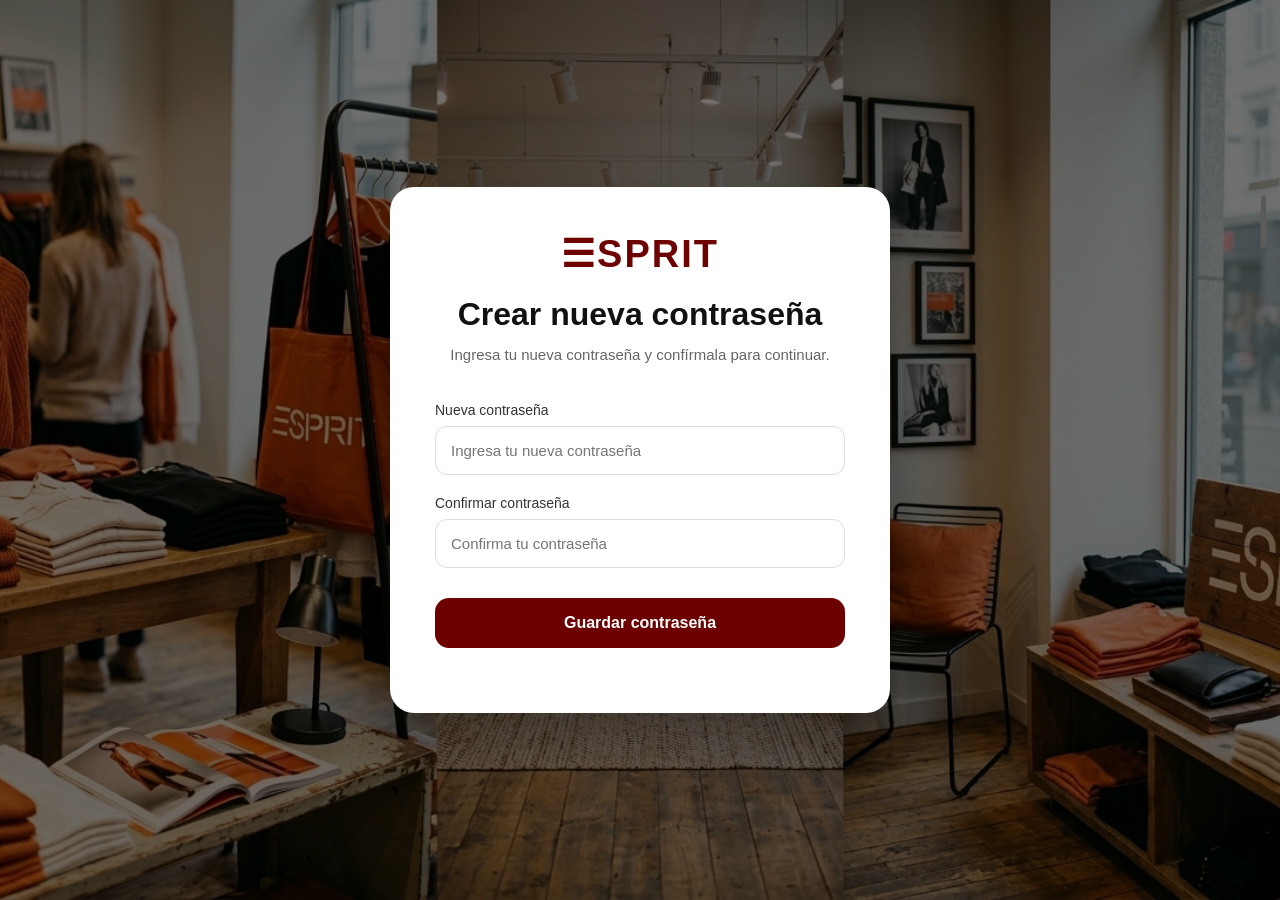
<file: ProyectoFront/pages/cambiarContraseña.html>
<!DOCTYPE html>
<html lang="es">

<head>
    <meta charset="UTF-8">
    <meta name="viewport" content="width=device-width, initial-scale=1.0">
    <title>ESPRIT - Nueva contraseña</title>
    <link rel="icon" type="image/png"href="https://cdn.aptoide.com/imgs/f/1/1/f11d378a1b576edc07805780a94f5ad2_fgraphic.png">
    <link rel="preconnect" href="https://fonts.googleapis.com">
    <link href="https://fonts.googleapis.com/css2?family=Poppins:wght@300;400;500;600;700&display=swap"rel="stylesheet">
    <link rel="stylesheet" href="/ProyectoFront/assets/css/cambiarContraseña.css">
</head>

<body>

    <div class="reset-container">

        <div class="logo">
            <h1>☰SPRIT</h1>
        </div>

        <h2 class="title">
            Crear nueva contraseña
        </h2>

        <p class="subtitle">
            Ingresa tu nueva contraseña y confírmala para continuar.
        </p>

        <div class="input-group">

            <label>Nueva contraseña</label>

            <input type="password" id="newPassword" placeholder="Ingresa tu nueva contraseña">

        </div>

        <div class="input-group">

            <label>Confirmar contraseña</label>

            <input type="password" id="confirmPassword" placeholder="Confirma tu contraseña">

        </div>

        <button class="save-btn" id="savePassword">
            Guardar contraseña
        </button>

        <small id="msg"></small>

    </div>
    <script src="/ProyectoFront/assets/js/cambiarContraseña.js"></script>
</body>

</html>
</file>
<file: ProyectoFront/assets/css/cambiarContraseña.css>
* {
    margin: 0;
    padding: 0;
    box-sizing: border-box;
}

body {
    min-height: 100vh;
    display: flex;
    justify-content: center;
    align-items: center;
    font-family: 'Segoe UI', sans-serif;
    background: linear-gradient(rgba(0, 0, 0, .55), rgba(0, 0, 0, .55)),url('/ProyectoFront/assets/images/fondoRegistro.png');
    background-size: cover;
    background-position: center;
}

.reset-container {
    width: 100%;
    max-width: 500px;
    background: white;
    padding: 45px;
    border-radius: 24px;
    box-shadow:0 25px 60px rgba(0, 0, 0, .35);
    animation: fade .5s ease;

}

@keyframes fade {

    from {
        opacity: 0;
        transform: translateY(20px);
    }

    to {
        opacity: 1;
        transform: translateY(0);
    }
}

.logo {
    text-align: center;
    margin-bottom: 20px;
}

.logo h1 {
    font-size: 38px;
    color: #6d0000;
    letter-spacing: 2px;
}

.title {
    text-align: center;
    font-size: 32px;
    font-weight: 700;
    color: #111;
    margin-bottom: 10px;
}

.subtitle {
    text-align: center;
    color: #666;
    font-size: 15px;
    line-height: 1.6;
    margin-bottom: 35px;
}

.input-group {
    margin-bottom: 20px;
}

.input-group label {
    display: block;
    margin-bottom: 8px;
    font-size: 14px;
    font-weight: 500;
    color: #333;
}

.input-group input {
    width: 100%;
    padding: 15px;
    border-radius: 12px;
    border: 1px solid #ddd;
    font-size: 15px;
    transition: .3s;
    outline: none;
}

.input-group input:focus {
    border-color: #6d0000;
    box-shadow:
        0 0 10px rgba(109, 0, 0, .2);
}

.save-btn {
    width: 100%;
    border: none;
    padding: 16px;
    border-radius: 14px;
    background: #6d0000;
    color: white;
    font-size: 16px;
    font-weight: 600;
    cursor: pointer;
    transition: .3s;
    margin-top: 10px;
}

.save-btn:hover {
    background: #8d0000;
    transform: translateY(-2px);
}

#msg {
    display: block;
    text-align: center;
    margin-top: 20px;
    font-size: 14px;
    font-weight: 500;
}

@media(max-width:600px) {
    .reset-container {
        margin: 20px;
        padding: 30px;
    }
    .title {
    font-size: 26px;

    }
}
</file>
